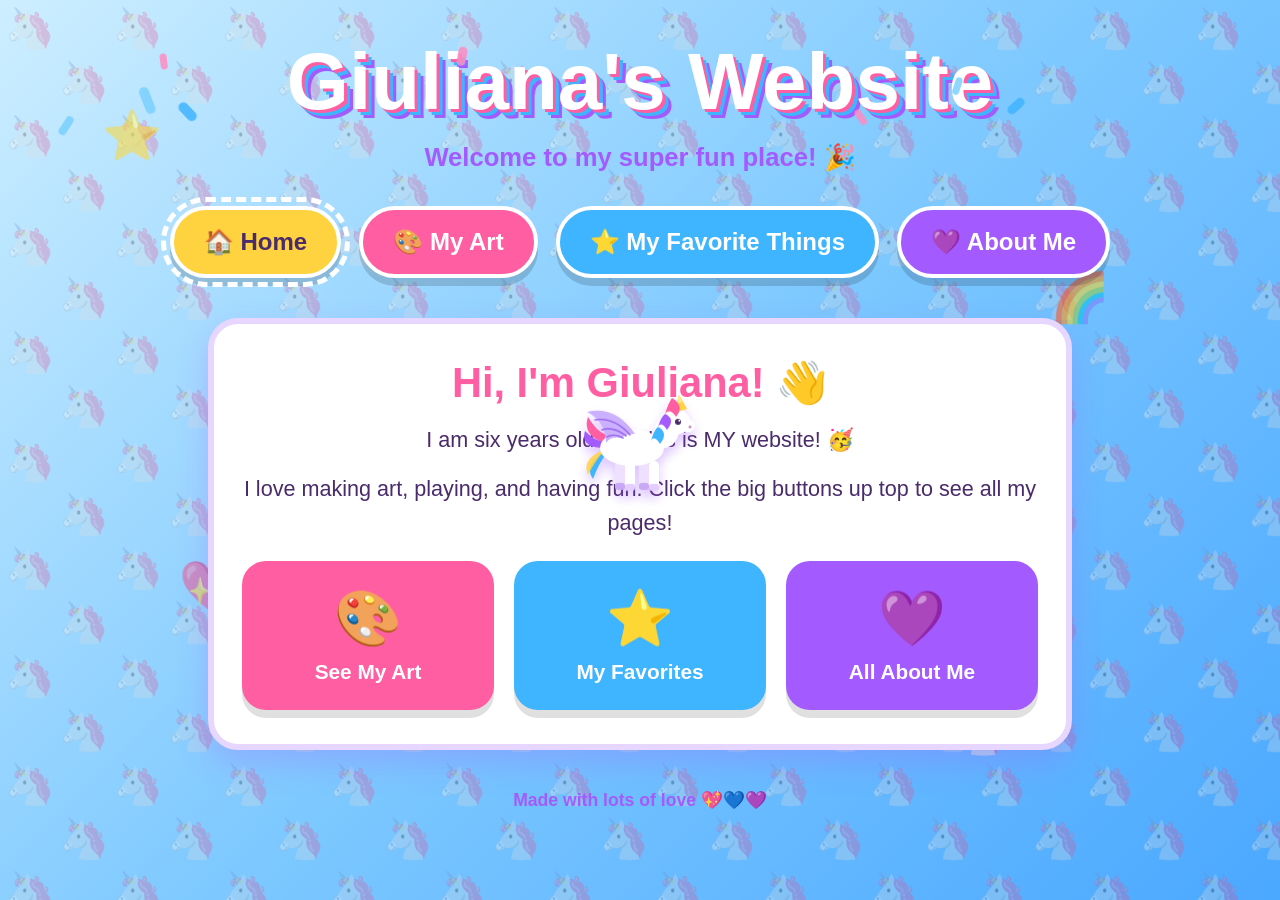
<file: index.html>
<!DOCTYPE html>
<html lang="en">
<head>
  <meta charset="UTF-8">
  <meta name="viewport" content="width=device-width, initial-scale=1.0">
  <title>Giuliana's Website</title>
  <link rel="stylesheet" href="styles.css">
</head>
<body>
  <div class="sky" aria-hidden="true">
    <span>⭐</span><span>🌈</span><span>💖</span><span>🦄</span><span>🌸</span>
  </div>

  <header class="title-banner">
    <h1>Giuliana's Website</h1>
    <p>Welcome to my super fun place! 🎉</p>
  </header>

  <nav>
    <a class="btn btn-home active" href="index.html">🏠 Home</a>
    <a class="btn btn-pink" href="art.html">🎨 My Art</a>
    <a class="btn btn-blue" href="favorites.html">⭐ My Favorite Things</a>
    <a class="btn btn-purple" href="about.html">💜 About Me</a>
  </nav>

  <main>
    <section class="card">
      <h2>Hi, I'm Giuliana! 👋</h2>
      <p>I am six years old and this is MY website! 🥳</p>
      <p>I love making art, playing, and having fun. Click the big buttons up top to see all my pages!</p>
      <div class="grid">
        <a class="tile" href="art.html"><span class="emoji">🎨</span>See My Art</a>
        <a class="tile" href="favorites.html"><span class="emoji">⭐</span>My Favorites</a>
        <a class="tile" href="about.html"><span class="emoji">💜</span>All About Me</a>
      </div>
    </section>
  </main>

  <footer>Made with lots of love 💖💙💜</footer>

  <script src="unicorn.js"></script>
</body>
</html>
</file>
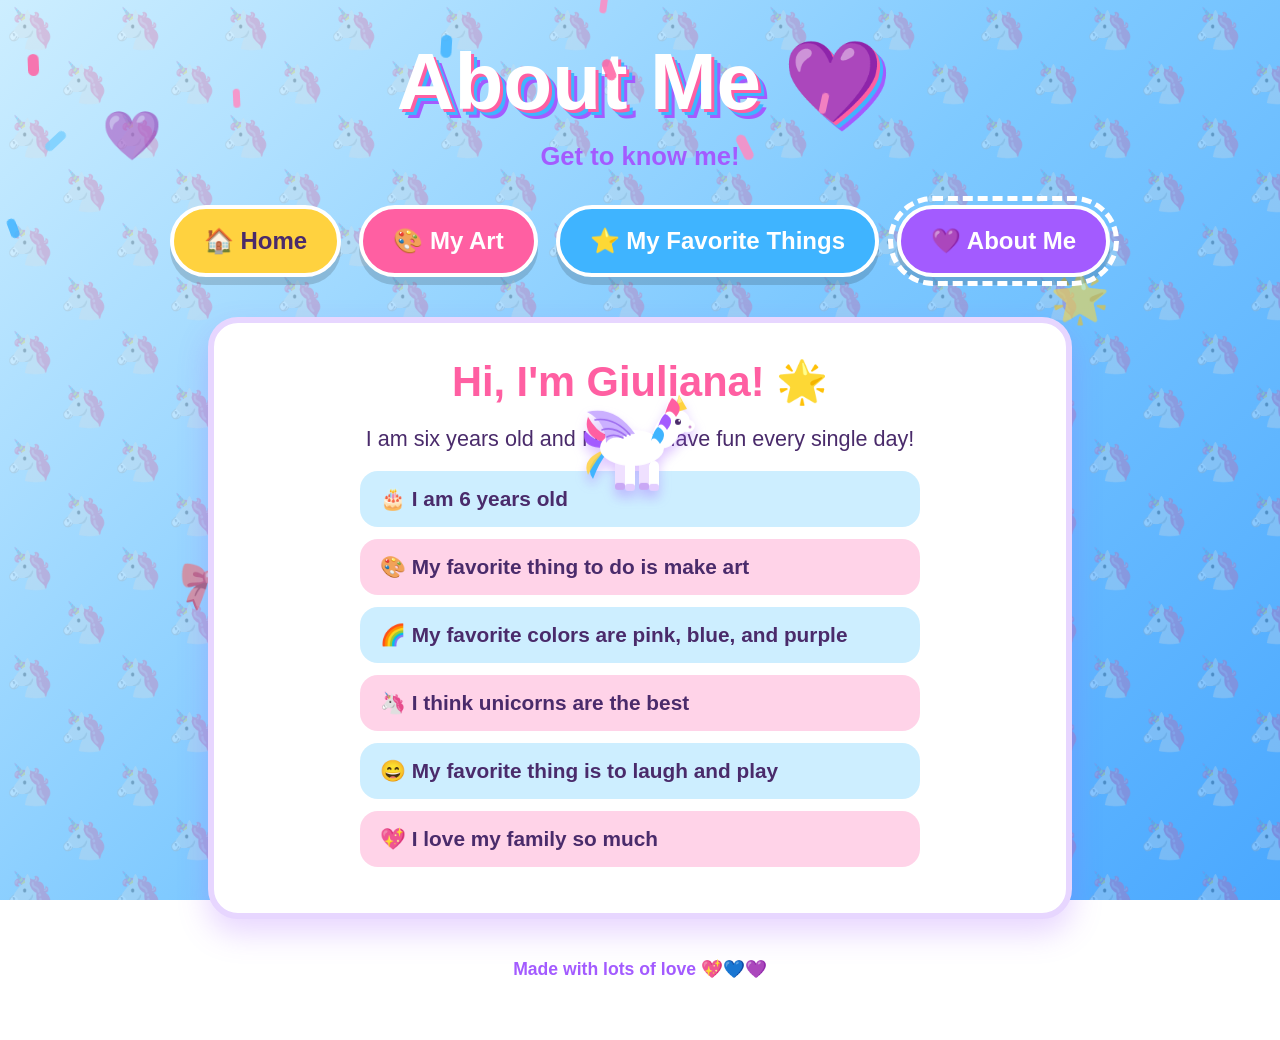
<file: about.html>
<!DOCTYPE html>
<html lang="en">
<head>
  <meta charset="UTF-8">
  <meta name="viewport" content="width=device-width, initial-scale=1.0">
  <title>About Me — Giuliana's Website</title>
  <link rel="stylesheet" href="styles.css">
</head>
<body>
  <div class="sky" aria-hidden="true">
    <span>💜</span><span>🌟</span><span>🎀</span><span>🌸</span><span>😊</span>
  </div>

  <header class="title-banner">
    <h1>About Me 💜</h1>
    <p>Get to know me!</p>
  </header>

  <nav>
    <a class="btn btn-home" href="index.html">🏠 Home</a>
    <a class="btn btn-pink" href="art.html">🎨 My Art</a>
    <a class="btn btn-blue" href="favorites.html">⭐ My Favorite Things</a>
    <a class="btn btn-purple active" href="about.html">💜 About Me</a>
  </nav>

  <main>
    <section class="card">
      <h2>Hi, I'm Giuliana! 🌟</h2>
      <p>I am six years old and I love to have fun every single day!</p>
      <ul class="facts">
        <li>🎂 I am 6 years old</li>
        <li>🎨 My favorite thing to do is make art</li>
        <li>🌈 My favorite colors are pink, blue, and purple</li>
        <li>🦄 I think unicorns are the best</li>
        <li>😄 My favorite thing is to laugh and play</li>
        <li>💖 I love my family so much</li>
      </ul>
    </section>
  </main>

  <footer>Made with lots of love 💖💙💜</footer>

  <script src="unicorn.js"></script>
</body>
</html>
</file>
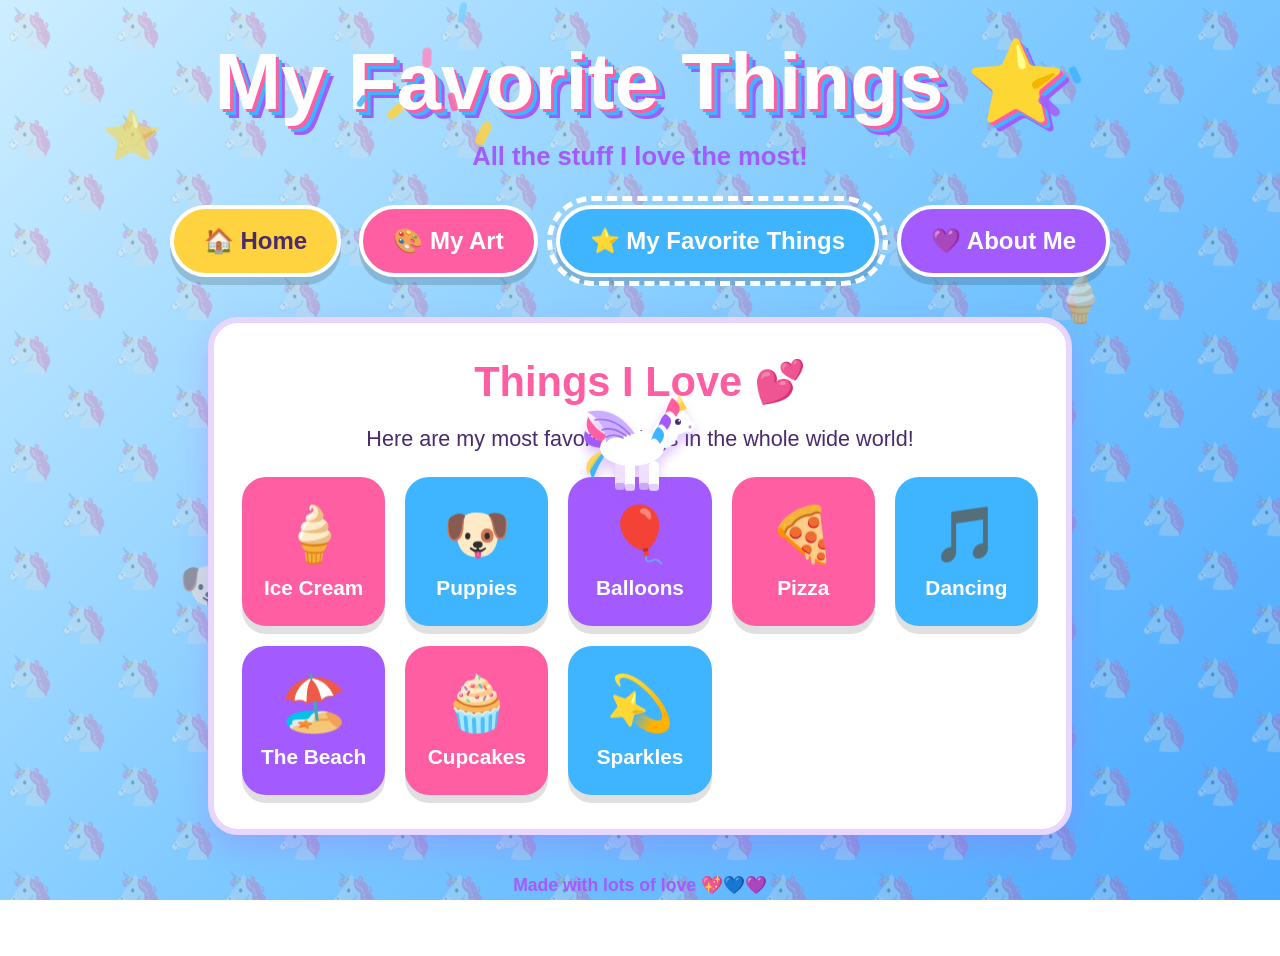
<file: favorites.html>
<!DOCTYPE html>
<html lang="en">
<head>
  <meta charset="UTF-8">
  <meta name="viewport" content="width=device-width, initial-scale=1.0">
  <title>My Favorite Things — Giuliana's Website</title>
  <link rel="stylesheet" href="styles.css">
</head>
<body>
  <div class="sky" aria-hidden="true">
    <span>⭐</span><span>🍦</span><span>🐶</span><span>🎈</span><span>💖</span>
  </div>

  <header class="title-banner">
    <h1>My Favorite Things ⭐</h1>
    <p>All the stuff I love the most!</p>
  </header>

  <nav>
    <a class="btn btn-home" href="index.html">🏠 Home</a>
    <a class="btn btn-pink" href="art.html">🎨 My Art</a>
    <a class="btn btn-blue active" href="favorites.html">⭐ My Favorite Things</a>
    <a class="btn btn-purple" href="about.html">💜 About Me</a>
  </nav>

  <main>
    <section class="card">
      <h2>Things I Love 💕</h2>
      <p>Here are my most favorite things in the whole wide world!</p>
      <div class="grid">
        <div class="tile"><span class="emoji">🍦</span>Ice Cream</div>
        <div class="tile"><span class="emoji">🐶</span>Puppies</div>
        <div class="tile"><span class="emoji">🎈</span>Balloons</div>
        <div class="tile"><span class="emoji">🍕</span>Pizza</div>
        <div class="tile"><span class="emoji">🎵</span>Dancing</div>
        <div class="tile"><span class="emoji">🏖️</span>The Beach</div>
        <div class="tile"><span class="emoji">🧁</span>Cupcakes</div>
        <div class="tile"><span class="emoji">💫</span>Sparkles</div>
      </div>
    </section>
  </main>

  <footer>Made with lots of love 💖💙💜</footer>

  <script src="unicorn.js"></script>
</body>
</html>
</file>
<file: styles.css>
/* ===== Giuliana's Website — fun & colorful! ===== */

:root {
  --pink: #ff5fa2;
  --pink-soft: #ffd3e8;
  --blue: #3fb4ff;
  --blue-soft: #cdeeff;
  --purple: #a35bff;
  --purple-soft: #e7d6ff;
  --sunshine: #ffd23f;
  --ink: #4a2b6b;
}

* {
  box-sizing: border-box;
  margin: 0;
  padding: 0;
}

/* ===== Unicorn-face wallpaper behind everything ===== */
body::before {
  content: "";
  position: fixed;
  inset: 0;
  z-index: -2;            /* behind the floating emoji (-1) and all content */
  pointer-events: none;
  opacity: 0.28;
  background-repeat: repeat;
  background-size: 108px 108px;
  background-image: url("data:image/svg+xml;utf8,<svg xmlns='http://www.w3.org/2000/svg' width='108' height='108'><text x='30' y='42' font-size='40' text-anchor='middle'>🦄</text><text x='84' y='96' font-size='40' text-anchor='middle'>🦄</text></svg>");
}

body {
  font-family: "Comic Sans MS", "Chalkboard SE", "Baloo", "Trebuchet MS", sans-serif;
  color: var(--ink);
  min-height: 100vh;
  background: linear-gradient(135deg, #cdeeff, #7ec9ff, #4aa8ff);
  background-attachment: fixed;
  text-align: center;
  padding-bottom: 60px;
  overflow-x: hidden;
}

/* Floating fun shapes in the background */
.sky {
  position: fixed;
  inset: 0;
  z-index: -1;
  overflow: hidden;
}
.sky span {
  position: absolute;
  font-size: 3rem;
  opacity: 0.55;
  animation: float 9s ease-in-out infinite;
}
.sky span:nth-child(1) { top: 12%; left: 8%;  animation-delay: 0s; }
.sky span:nth-child(2) { top: 30%; left: 82%; animation-delay: 1.2s; }
.sky span:nth-child(3) { top: 62%; left: 14%; animation-delay: 2.1s; }
.sky span:nth-child(4) { top: 78%; left: 74%; animation-delay: 0.6s; }
.sky span:nth-child(5) { top: 46%; left: 45%; animation-delay: 1.7s; }

@keyframes float {
  0%, 100% { transform: translateY(0) rotate(-6deg); }
  50%      { transform: translateY(-26px) rotate(8deg); }
}

/* ===== Big happy title ===== */
.title-banner {
  padding: 40px 20px 10px;
}
.title-banner h1 {
  font-size: clamp(2.4rem, 8vw, 5rem);
  line-height: 1.05;
  color: white;
  text-shadow:
     3px 3px 0 var(--pink),
     6px 6px 0 var(--blue),
     9px 9px 0 var(--purple);
  animation: wiggle 3s ease-in-out infinite;
}
@keyframes wiggle {
  0%, 100% { transform: rotate(-2deg); }
  50%      { transform: rotate(2deg); }
}
.title-banner p {
  margin-top: 18px;
  font-size: clamp(1.1rem, 3.5vw, 1.6rem);
  color: var(--purple);
  font-weight: bold;
}

/* ===== Navigation buttons ===== */
nav {
  display: flex;
  flex-wrap: wrap;
  gap: 18px;
  justify-content: center;
  padding: 24px 16px 10px;
}
.btn {
  display: inline-block;
  text-decoration: none;
  font-family: inherit;
  font-size: clamp(1.1rem, 3vw, 1.5rem);
  font-weight: bold;
  color: white;
  padding: 18px 30px;
  border-radius: 40px;
  border: 4px solid white;
  box-shadow: 0 8px 0 rgba(0,0,0,0.15);
  cursor: pointer;
  transition: transform 0.12s ease, box-shadow 0.12s ease;
}
.btn:hover  { transform: translateY(-4px) scale(1.05); box-shadow: 0 12px 0 rgba(0,0,0,0.15); }
.btn:active { transform: translateY(4px);  box-shadow: 0 3px 0 rgba(0,0,0,0.15); }

.btn-pink   { background: var(--pink); }
.btn-blue   { background: var(--blue); }
.btn-purple { background: var(--purple); }
.btn-home   { background: var(--sunshine); color: var(--ink); }

/* Highlight the page you're on */
.btn.active {
  outline: 5px dashed white;
  outline-offset: 4px;
}

/* ===== Content cards ===== */
main {
  max-width: 900px;
  margin: 30px auto;
  padding: 0 18px;
}
.card {
  background: white;
  border-radius: 30px;
  padding: 34px 28px;
  margin: 24px auto;
  box-shadow: 0 14px 30px rgba(163, 91, 255, 0.25);
  border: 6px solid var(--purple-soft);
}
.card h2 {
  font-size: clamp(1.8rem, 5vw, 2.6rem);
  color: var(--pink);
  margin-bottom: 16px;
}
.card p {
  font-size: clamp(1.05rem, 3vw, 1.35rem);
  line-height: 1.6;
  margin-bottom: 14px;
}

/* Emoji gallery grid (art & favorites) */
.grid {
  display: grid;
  grid-template-columns: repeat(auto-fit, minmax(140px, 1fr));
  gap: 20px;
  margin-top: 20px;
}
.tile {
  display: block;
  text-decoration: none;
  cursor: pointer;
  border-radius: 24px;
  padding: 26px 12px;
  color: white;
  font-weight: bold;
  font-size: clamp(1rem, 3vw, 1.3rem);
  box-shadow: 0 8px 0 rgba(0,0,0,0.12);
  transition: transform 0.15s ease;
}
.tile:hover { transform: rotate(-3deg) scale(1.06); }
.tile .emoji { display: block; font-size: 3.4rem; margin-bottom: 10px; }
.tile:nth-child(3n+1) { background: var(--pink); }
.tile:nth-child(3n+2) { background: var(--blue); }
.tile:nth-child(3n+3) { background: var(--purple); }

/* ===== Art Shop ===== */
.shop {
  display: grid;
  grid-template-columns: repeat(auto-fit, minmax(240px, 1fr));
  gap: 26px;
  margin-top: 24px;
}
.product {
  background: white;
  border-radius: 26px;
  padding: 16px;
  border: 5px solid var(--purple-soft);
  box-shadow: 0 12px 26px rgba(163, 91, 255, 0.22);
  display: flex;
  flex-direction: column;
  transition: transform 0.15s ease;
}
.product:hover { transform: translateY(-6px); }
.product .frame {
  border-radius: 18px;
  overflow: hidden;
  background: var(--blue-soft);
  aspect-ratio: 4 / 3;
  display: flex;
  align-items: center;
  justify-content: center;
  cursor: zoom-in;
  position: relative;
}
.product .frame::after {
  content: "🔍 Tap to zoom";
  position: absolute;
  bottom: 8px;
  right: 8px;
  background: rgba(74, 43, 107, 0.72);
  color: #fff;
  font-size: 0.8rem;
  font-weight: bold;
  padding: 4px 9px;
  border-radius: 20px;
  pointer-events: none;
}
.product .frame img {
  width: 100%;
  height: 100%;
  object-fit: cover;
  display: block;
}
.product .frame .placeholder {
  color: var(--purple);
  font-size: 1rem;
  font-weight: bold;
  text-align: center;
  padding: 14px;
  line-height: 1.4;
}
.product h3 {
  font-size: 1.4rem;
  color: var(--pink);
  margin: 14px 6px 4px;
}
.product .price {
  font-size: 1.8rem;
  font-weight: bold;
  color: var(--purple);
  margin: 2px 6px 12px;
}
.product .buy {
  margin-top: auto;
  width: 100%;
  cursor: pointer;
  display: inline-block;
  text-align: center;
  text-decoration: none;
  font-family: inherit;
  font-size: 1.15rem;
  font-weight: bold;
  color: white;
  background: var(--sunshine);
  color: var(--ink);
  padding: 14px 18px;
  border-radius: 30px;
  border: 3px solid white;
  box-shadow: 0 6px 0 rgba(0,0,0,0.15);
  transition: transform 0.12s ease, box-shadow 0.12s ease;
}
.product .buy:hover  { transform: translateY(-3px); box-shadow: 0 9px 0 rgba(0,0,0,0.15); background: var(--pink); color: white; }
.product .buy:active { transform: translateY(3px);  box-shadow: 0 3px 0 rgba(0,0,0,0.15); }

.shop-note {
  font-size: 1.1rem;
  line-height: 1.6;
  margin-top: 8px;
}

/* ===== How-to-Buy pop-up ===== */
.modal-overlay {
  position: fixed;
  inset: 0;
  z-index: 10000;               /* above the flying unicorn */
  background: rgba(74, 43, 107, 0.55);
  display: none;
  align-items: center;
  justify-content: center;
  padding: 20px;
}
.modal-overlay.open { display: flex; }
.modal-box {
  background: #fff;
  border-radius: 30px;
  max-width: 470px;
  width: 100%;
  padding: 32px 26px 28px;
  text-align: center;
  border: 7px solid var(--purple-soft);
  box-shadow: 0 22px 55px rgba(0, 0, 0, 0.35);
  position: relative;
  animation: pop 0.2s ease;
}
@keyframes pop { from { transform: scale(0.8); opacity: 0; } to { transform: scale(1); opacity: 1; } }
.modal-box h3 { color: var(--pink); font-size: 2rem; margin-bottom: 8px; }
.modal-box .pick {
  font-size: 1.25rem;
  font-weight: bold;
  color: var(--purple);
  margin-bottom: 18px;
}
.modal-box .how {
  list-style: none;
  text-align: left;
  max-width: 380px;
  margin: 0 auto 22px;
}
.modal-box .how li {
  background: var(--blue-soft);
  border-radius: 16px;
  padding: 13px 16px;
  margin: 10px 0;
  font-size: 1.1rem;
  line-height: 1.45;
  font-weight: bold;
  color: var(--ink);
}
.modal-box .how li:nth-child(even) { background: var(--pink-soft); }
.modal-close {
  font-family: inherit;
  font-weight: bold;
  font-size: 1.2rem;
  background: var(--sunshine);
  color: var(--ink);
  border: 3px solid #fff;
  padding: 13px 30px;
  border-radius: 30px;
  cursor: pointer;
  box-shadow: 0 6px 0 rgba(0, 0, 0, 0.15);
}
.modal-close:active { transform: translateY(3px); box-shadow: 0 3px 0 rgba(0, 0, 0, 0.15); }
.modal-x {
  position: absolute;
  top: 8px;
  right: 18px;
  font-size: 1.8rem;
  line-height: 1;
  cursor: pointer;
  color: var(--purple);
  background: none;
  border: none;
  font-weight: bold;
}

/* ===== Full-screen art viewer (zoom) ===== */
.lightbox {
  position: fixed;
  inset: 0;
  z-index: 10001;               /* above everything else */
  background: rgba(20, 10, 35, 0.92);
  display: none;
  align-items: center;
  justify-content: center;
  overflow: hidden;
  touch-action: none;
}
.lightbox.open { display: flex; }
.lightbox img {
  max-width: 92vw;
  max-height: 86vh;
  border-radius: 14px;
  box-shadow: 0 12px 50px rgba(0, 0, 0, 0.7);
  transform-origin: center center;
  will-change: transform;
  cursor: zoom-in;
  user-select: none;
  -webkit-user-drag: none;
  touch-action: none;
}
.lightbox img.zoomed { cursor: grab; }
.lightbox-close {
  position: fixed;
  top: 16px;
  right: 18px;
  width: 54px;
  height: 54px;
  border-radius: 50%;
  font-size: 2rem;
  line-height: 1;
  font-weight: bold;
  color: #fff;
  background: rgba(255, 255, 255, 0.18);
  border: 3px solid #fff;
  cursor: pointer;
  z-index: 10002;
}
.lightbox-close:active { transform: scale(0.92); }
.lightbox-hint {
  position: fixed;
  bottom: 16px;
  left: 0;
  right: 0;
  text-align: center;
  color: #fff;
  font-weight: bold;
  font-size: 1.05rem;
  opacity: 0.85;
  pointer-events: none;
  padding: 0 16px;
}

/* Fun facts list for About Me */
.facts {
  list-style: none;
  text-align: left;
  max-width: 560px;
  margin: 0 auto;
}
.facts li {
  background: var(--blue-soft);
  border-radius: 18px;
  padding: 16px 20px;
  margin: 12px 0;
  font-size: clamp(1.05rem, 3vw, 1.3rem);
  font-weight: bold;
}
.facts li:nth-child(even) { background: var(--pink-soft); }

footer {
  margin-top: 40px;
  font-size: 1.1rem;
  color: var(--purple);
  font-weight: bold;
}

/* ===== Flying unicorn that chases the cursor ===== */
#unicorn {
  position: fixed;
  top: 0;
  left: 0;
  z-index: 9999;          /* always on top */
  width: 120px;
  height: 112px;
  pointer-events: none;   /* never blocks clicks */
  will-change: transform;
  transform: translate(-200px, -200px);
}
/* .body wraps the whole unicorn and flips left/right to face travel */
#unicorn .body {
  width: 100%;
  height: 100%;
  filter: drop-shadow(0 7px 6px rgba(163, 91, 255, 0.35));
}
#unicorn .uni-svg {
  width: 100%;
  height: 100%;
  overflow: visible;
}
/* The wing flaps so the unicorn can fly! */
#unicorn .wing-svg {
  transform-box: fill-box;
  transform-origin: 90% 68%;
  animation: flapWing 0.34s ease-in-out infinite;
}
@keyframes flapWing {
  0%, 100% { transform: rotate(-15deg); }
  50%      { transform: rotate(27deg); }
}

/* Sprinkles falling down */
.sprinkle {
  position: fixed;
  top: -20px;
  z-index: 9998;
  pointer-events: none;
  border-radius: 6px;
  will-change: transform;
}

@media (prefers-reduced-motion: reduce) {
  #unicorn .wing-svg { animation: none; }
}
</file>
